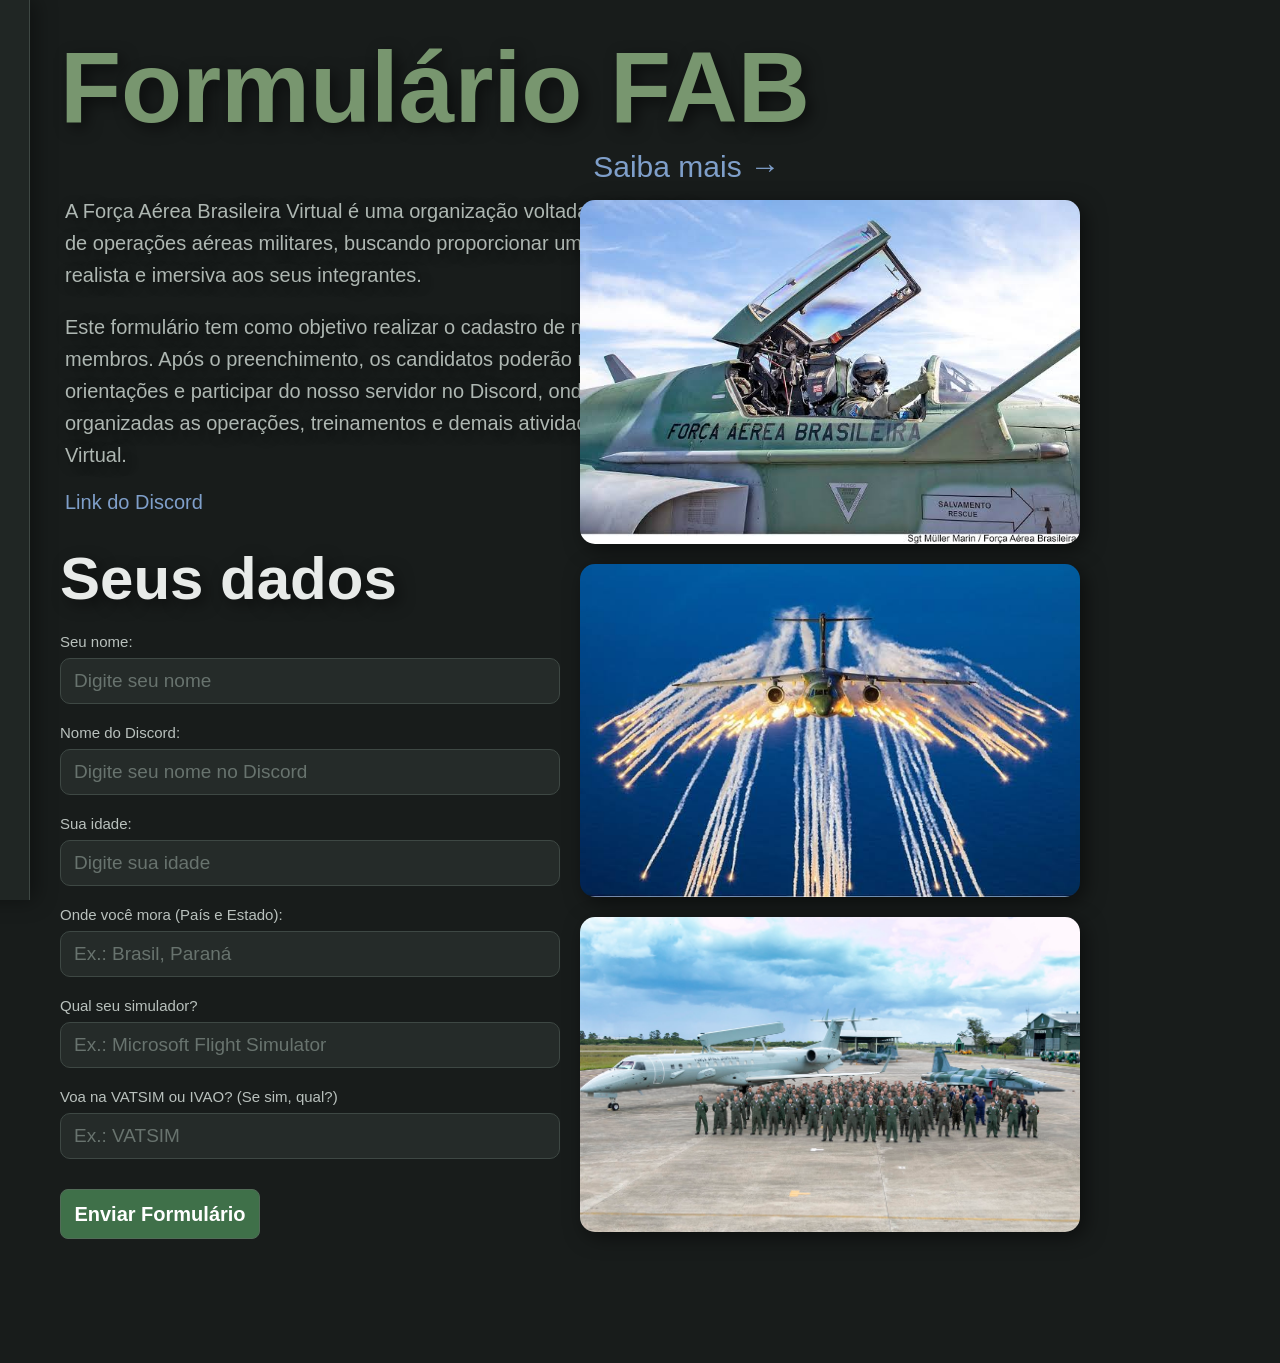
<file: index.html>
<!DOCTYPE html>
<html lang="pt-br">

<head>
    <meta charset="UTF-8">
    <meta name="viewport" content="width=device-width, initial-scale=1.0">

    <title>Formulário FAB</title>

    <link rel="stylesheet" href="style.css">
</head>

<body> 

    <!-- ÁREA DE ATIVAÇÃO DO MENU -->
    <div class="menu-trigger"></div>

    <!-- MENU LATERAL -->
    <div class="menu-lateral">

        <div class="menu-titulo">
            ☰ Conteúdo
        </div>

        <a href="index.html">📝 Formulário</a>
        <a href="saibamais.html#sobre">O que é a FAB Virtual?</a>
        <a href="saibamais.html#objetivo">Objetivo</a>
        <a href="saibamais.html#formulario">Formulário</a>
        <a href="saibamais.html#discord">Servidor do Discord</a>
        <a href="saibamais.html#simuladores">Simuladores</a>
        <a href="saibamais.html#aeronaves">Aeronaves</a>
        <a href="saibamais.html#operacoes">Operações aéreas</a>
        <a href="saibamais.html#treinamentos">Treinamentos</a>
        <a href="saibamais.html#redes">VATSIM e IVAO</a>
        <a href="saibamais.html#aprendizado">Aprendizado</a>
        <a href="saibamais.html#comunidade">Comunidade</a>
        <a href="saibamais.html#participar">Quem pode participar?</a>
        <a href="saibamais.html#equipamentos">Equipamentos</a>
        <a href="saibamais.html#realismo">Realismo e diversão</a>
        <a href="saibamais.html#entrar">Como entrar?</a>
        <a href="saibamais.html#jornada">Comece sua jornada</a>

    </div>


    <!-- CONTEÚDO DA PÁGINA -->
    <main class="pagina">

        <!-- SAIBA MAIS -->
        <div class="saiba-mais">
            <a href="saibamais.html">Saiba mais →</a>
        </div>


        <!-- TÍTULO -->
        <div class="title">
            <h1>Formulário FAB</h1>
        </div>


        <!-- TEXTO -->
        <div class="texto">

            <p>
                A Força Aérea Brasileira Virtual é uma organização
                voltada à simulação de operações aéreas militares,
                buscando proporcionar uma experiência realista e
                imersiva aos seus integrantes.
            </p>

            <p>
                Este formulário tem como objetivo realizar o cadastro
                de novos membros. Após o preenchimento, os candidatos
                poderão receber orientações e participar do nosso
                servidor no Discord, onde são organizadas as operações,
                treinamentos e demais atividades da FAB Virtual.
            </p>

        </div>


        <!-- DISCORD -->
        <a
            class="discord-link"
            href="https://discord.gg/8hAMpMABw"
            target="_blank"
            rel="noopener noreferrer">
            Link do Discord
        </a>


        <!-- FOTOS -->
        <div class="fotos">

        <img class="foto-aviao" src="imagens/aviao1.jpg" alt="Aeronave militar">

        <img class="foto-aviao" src="imagens/aviao2.jpg" alt="Aeronave militar">

        <img class="foto-aviao" src="imagens/aviao3.jpg" alt="Aeronave militar">

    </div>


        <!-- TÍTULO DOS DADOS -->
        <div class="dados">
            <h2>Seus dados</h2>
        </div>


        <!-- FORMULÁRIO -->
        <form class="formulario">

            <div class="campo">

                <label for="nome">
                    Seu nome:
                </label>

                <input
                    type="text"
                    id="nome"
                    name="nome"
                    placeholder="Digite seu nome">

            </div>


            <div class="campo">

                <label for="dc">
                    Nome do Discord:
                </label>

                <input
                    type="text"
                    id="dc"
                    name="discord"
                    placeholder="Digite seu nome no Discord">

            </div>


            <div class="campo">

                <label for="idade">
                    Sua idade:
                </label>

                <input
                    type="number"
                    id="idade"
                    name="idade"
                    placeholder="Digite sua idade">

            </div>


            <div class="campo">

                <label for="place">
                    Onde você mora (País e Estado):
                </label>

                <input
                    type="text"
                    id="place"
                    name="localizacao"
                    placeholder="Ex.: Brasil, Paraná">

            </div>


            <div class="campo">

                <label for="sim">
                    Qual seu simulador?
                </label>

                <input
                    type="text"
                    id="sim"
                    name="simulador"
                    placeholder="Ex.: Microsoft Flight Simulator">

            </div>


            <div class="campo">

                <label for="server">
                    Voa na VATSIM ou IVAO? (Se sim, qual?)
                </label>

                <input
                    type="text"
                    id="server"
                    name="rede"
                    placeholder="Ex.: VATSIM">

            </div>

            <button type="button" id="enviar">
                Enviar Formulário
            </button>

            <div id="mensagem"></div>

            <script src="script.js"></script>
            
        </form>

    </main>

    <script src="script.js"></script>

</body>

</html>
</file>
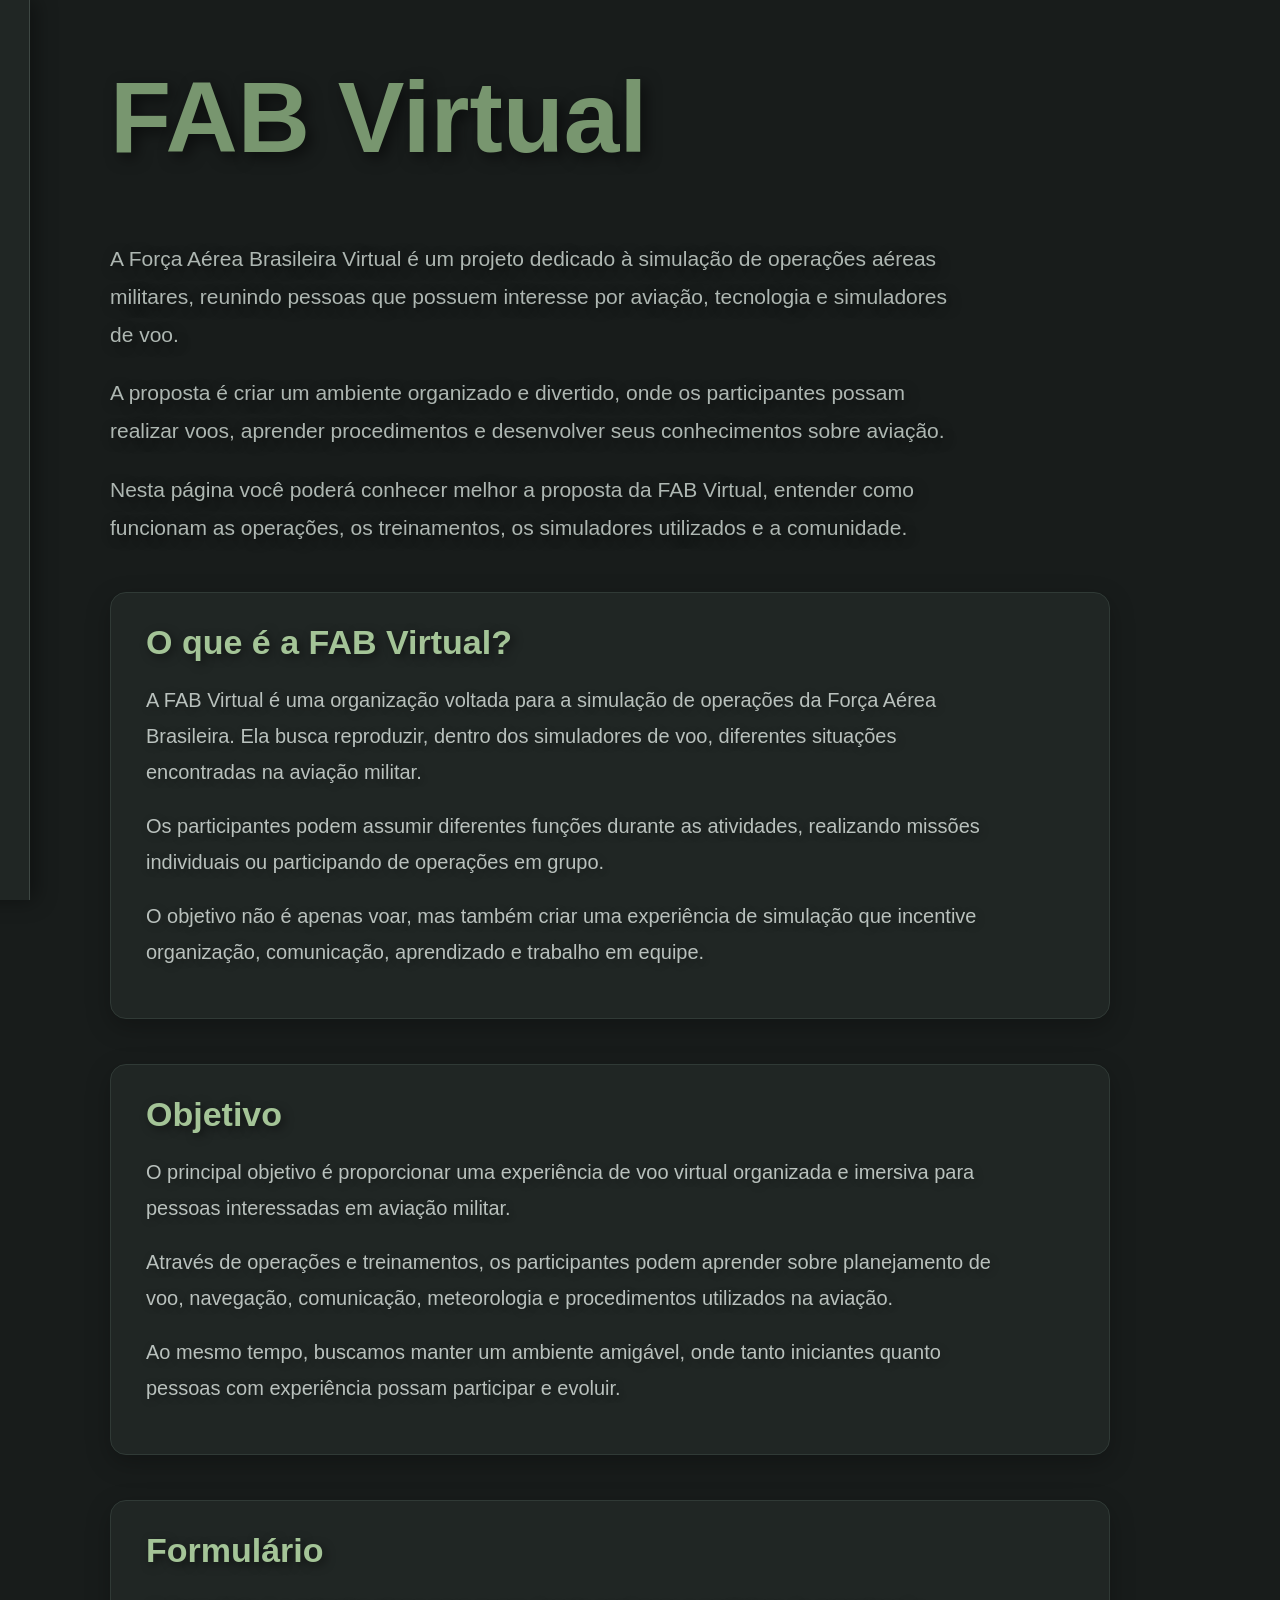
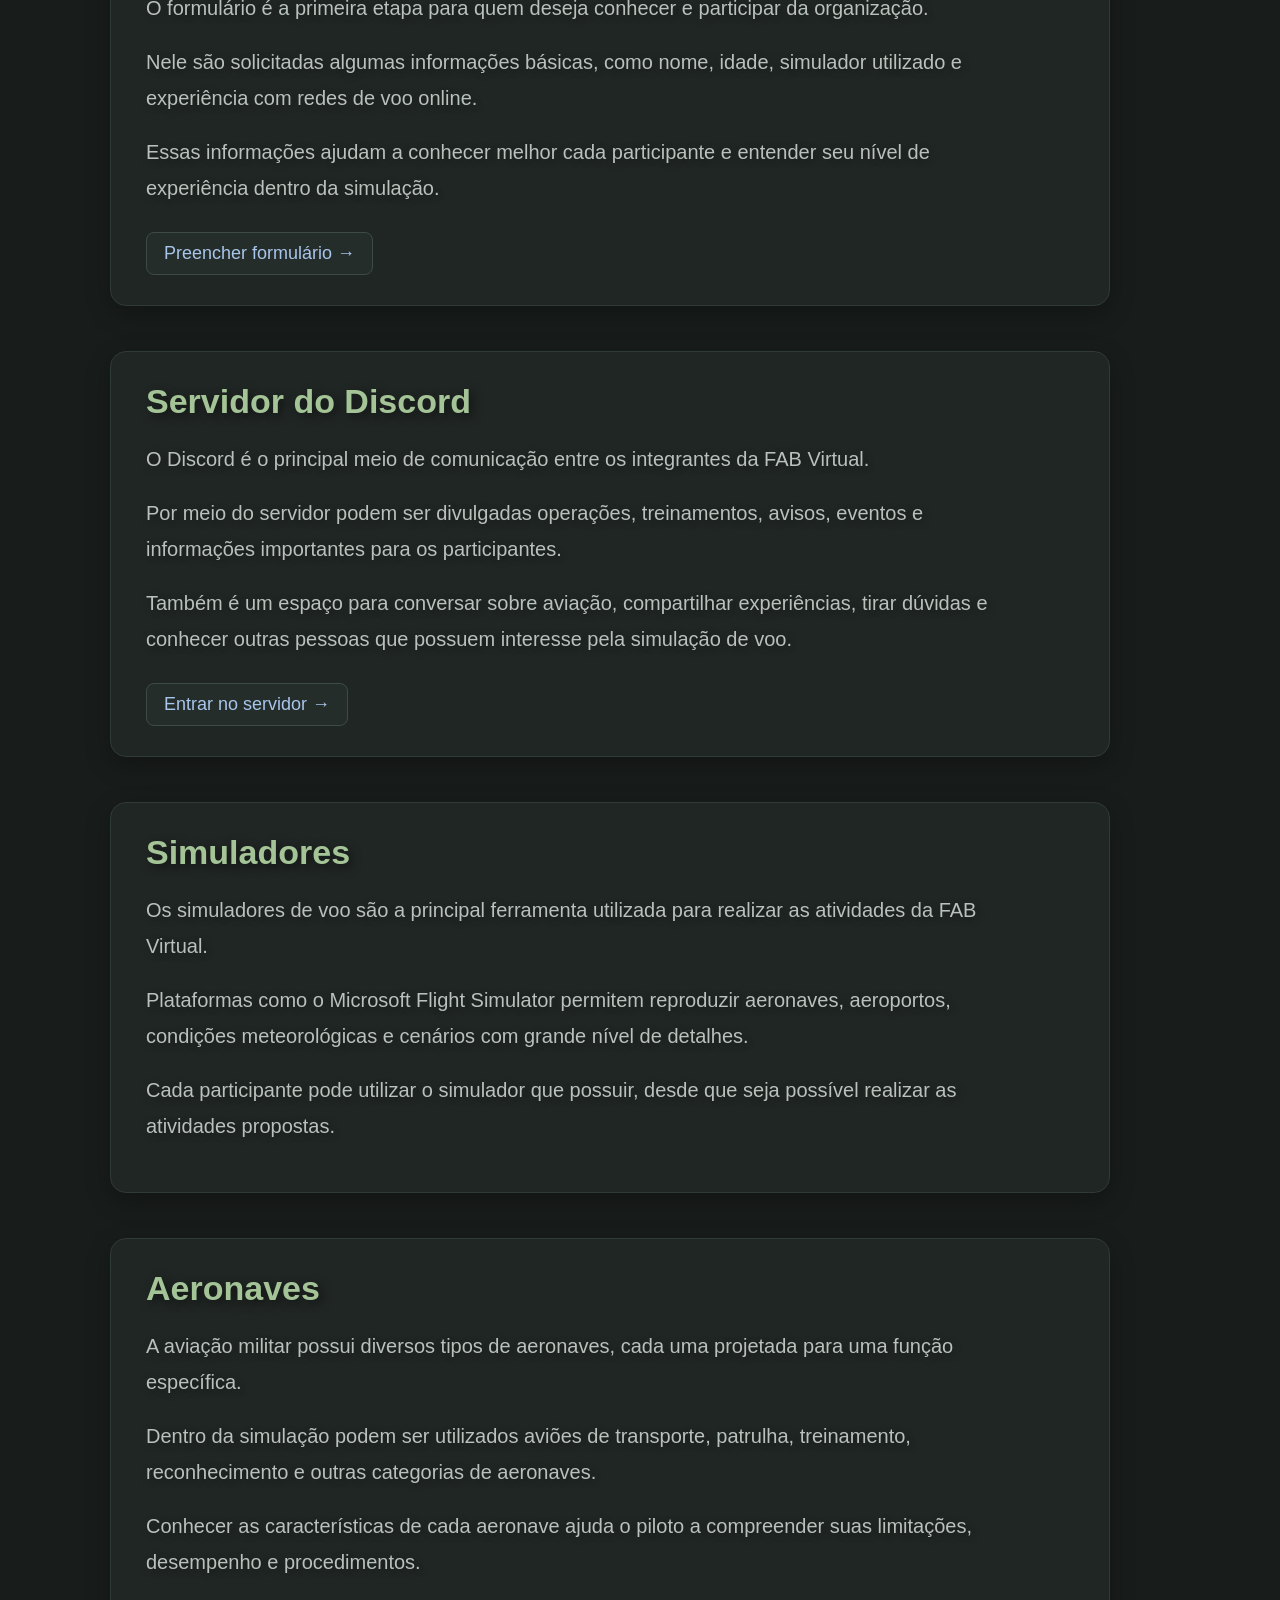
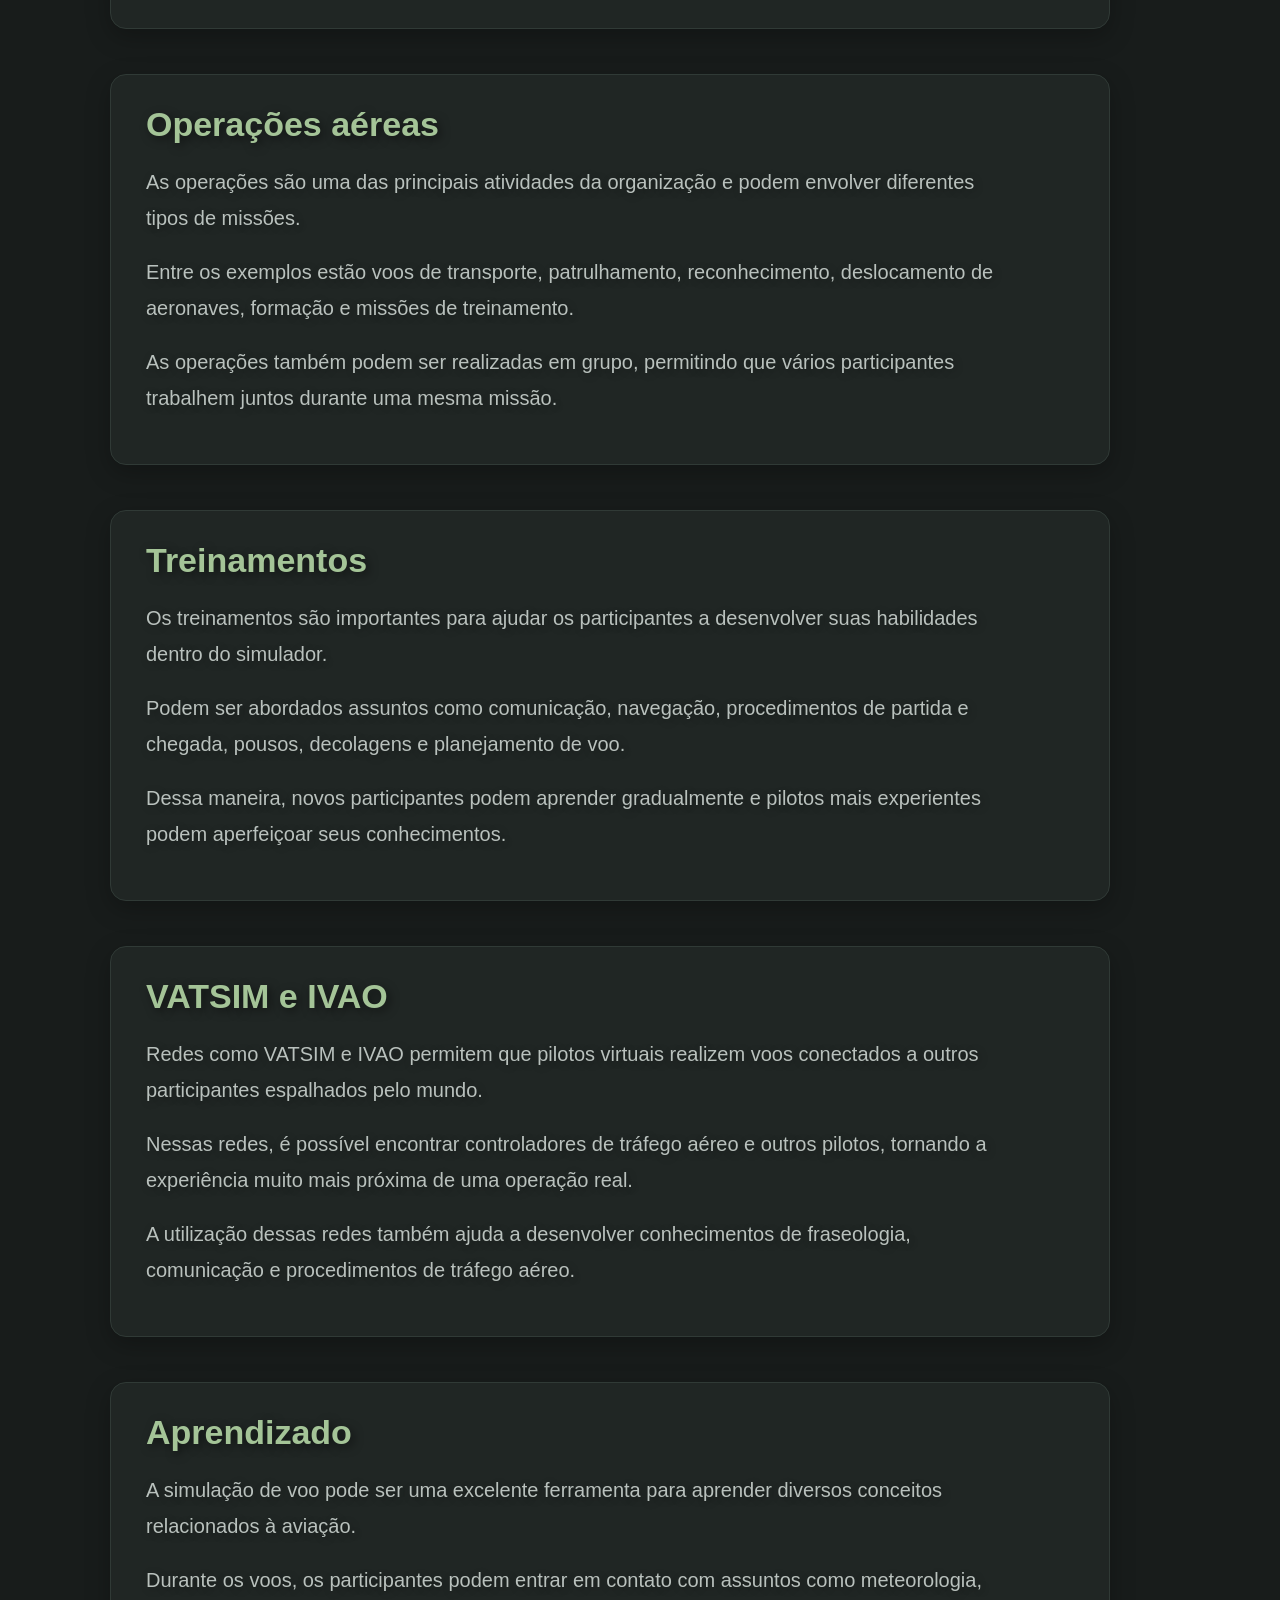
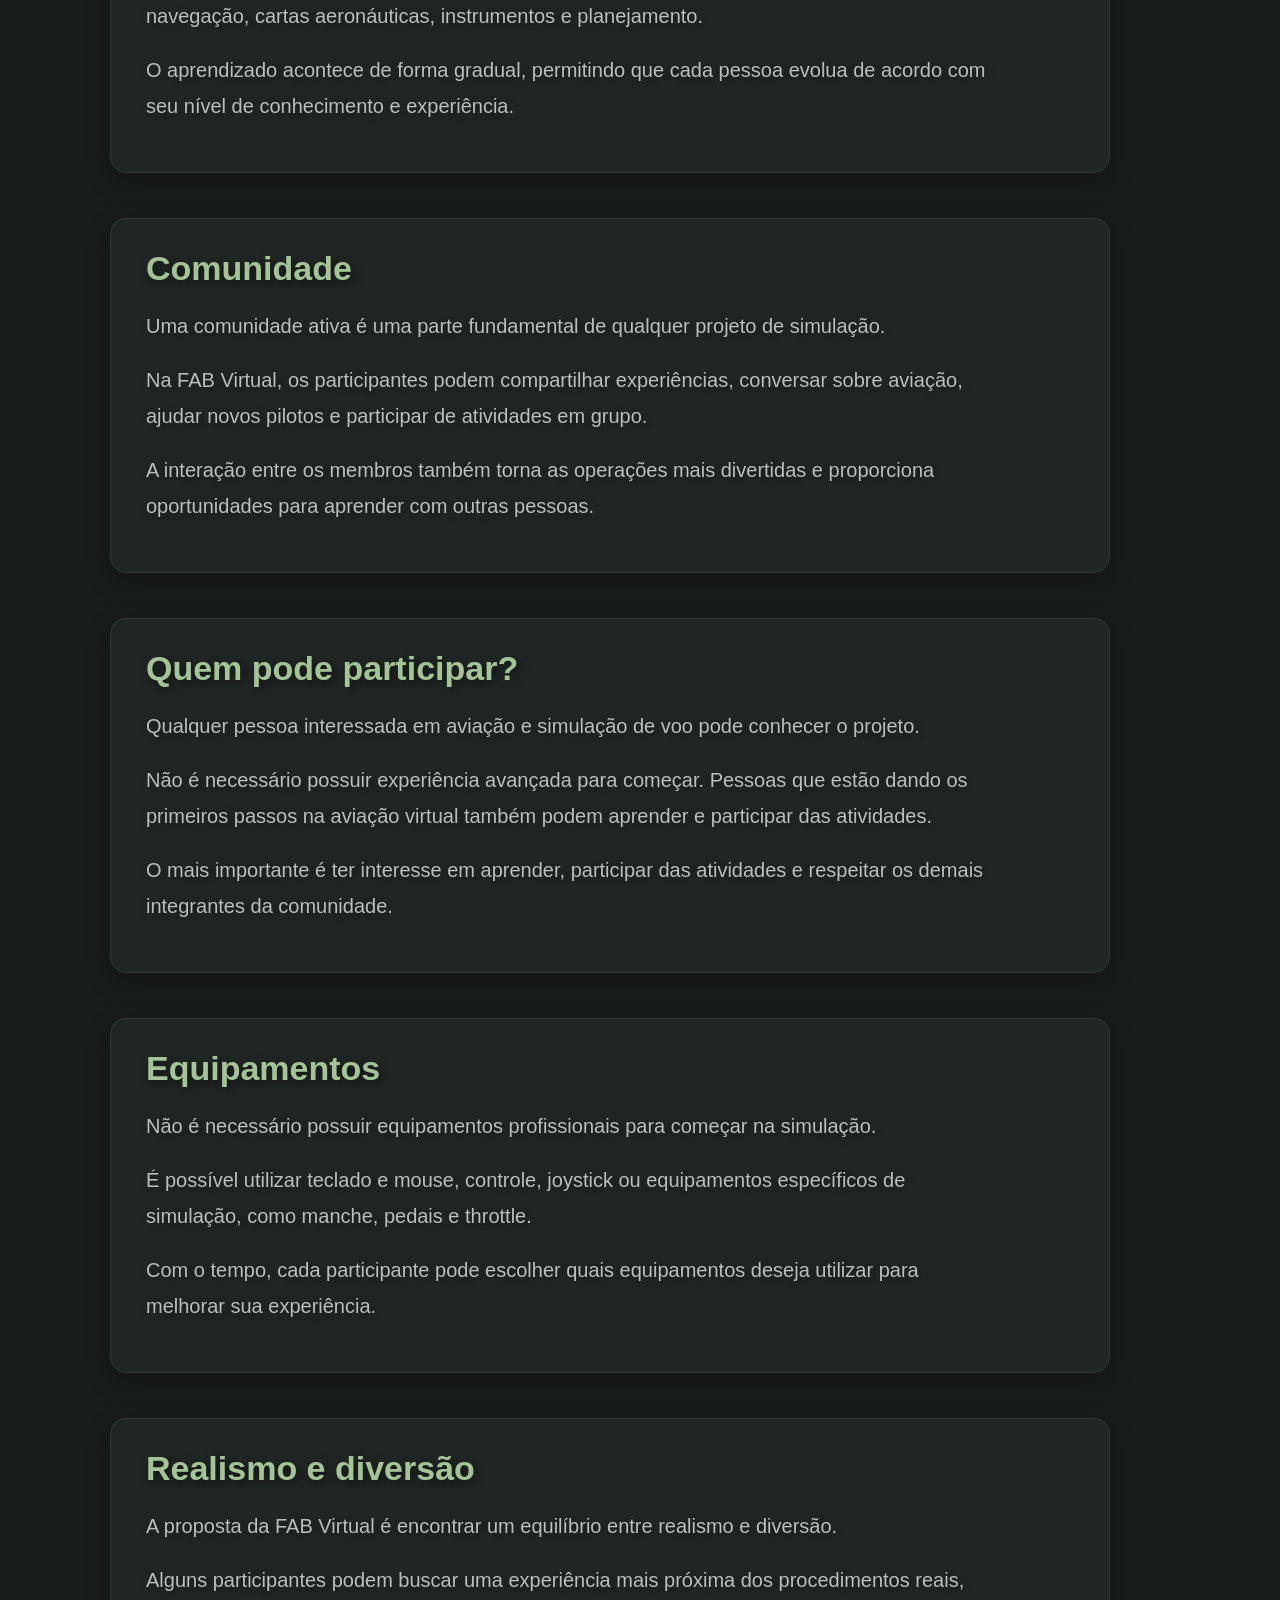
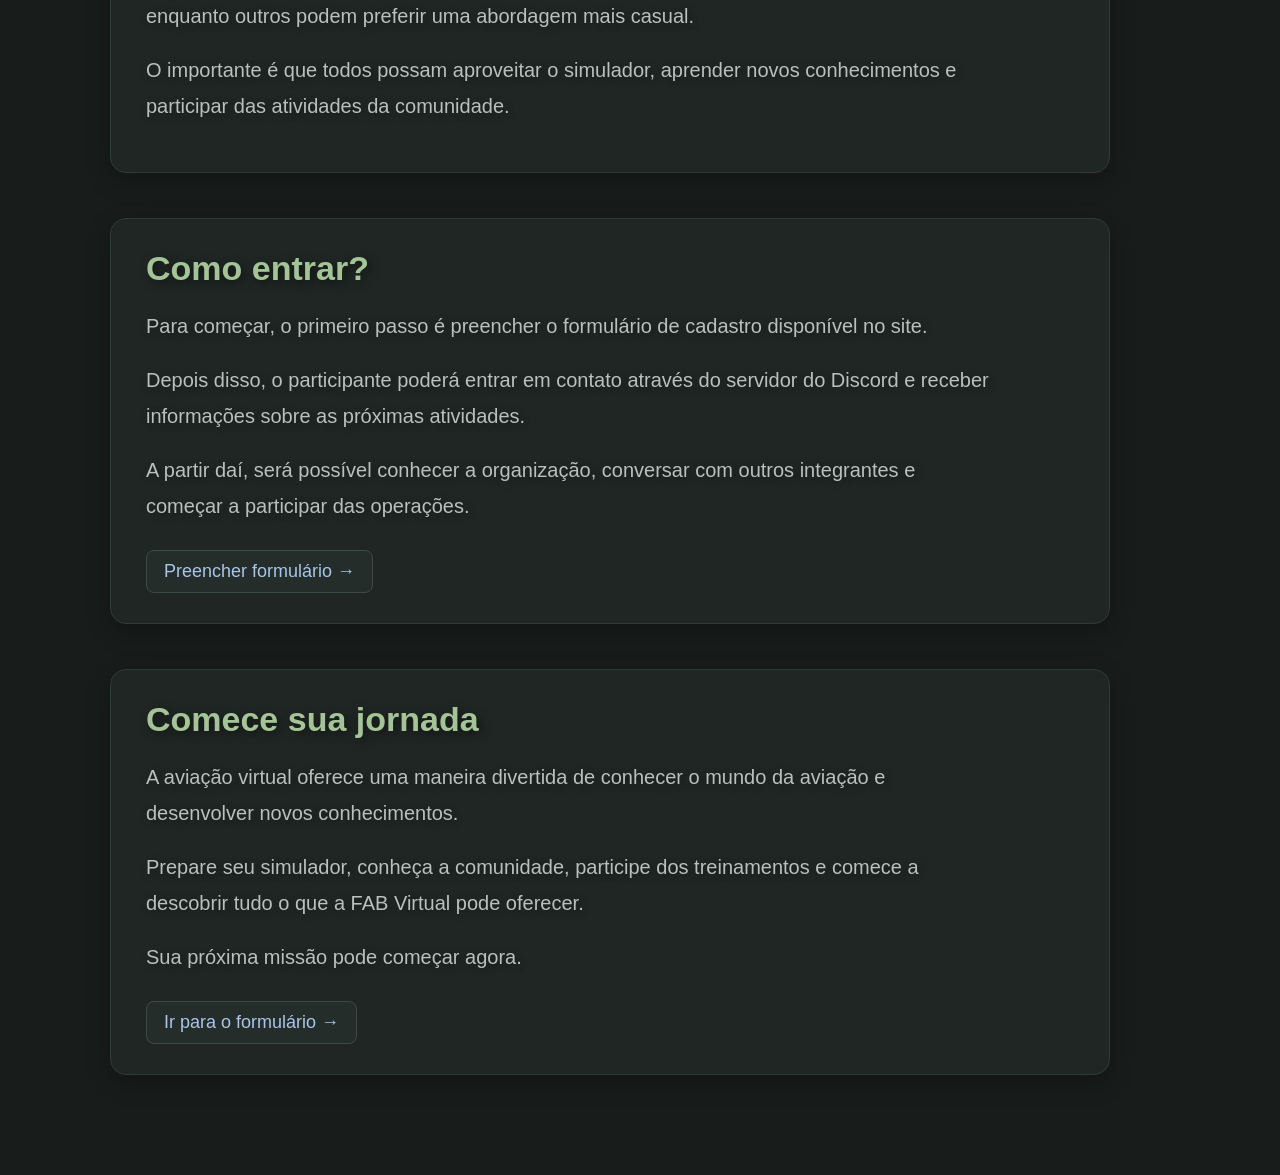
<file: saibamais.html>
<!DOCTYPE html>
<html lang="pt-br">

<head>
    <meta charset="UTF-8">
    <meta name="viewport" content="width=device-width, initial-scale=1.0">

    <title>FAB Virtual</title>

    <link rel="stylesheet" href="style.css">
</head>

<body>

    <!-- ÁREA DE ATIVAÇÃO DO MENU -->
    <div class="menu-trigger"></div>


    <!-- MENU LATERAL -->
    <div class="menu-lateral">

        <div class="menu-titulo">
            ☰ Conteúdo
        </div>

        <a href="index.html">📝 Formulário</a>

        <a href="#sobre">O que é a FAB Virtual?</a>
        <a href="#objetivo">Objetivo</a>
        <a href="#formulario">Formulário</a>
        <a href="#discord">Servidor do Discord</a>
        <a href="#simuladores">Simuladores</a>
        <a href="#aeronaves">Aeronaves</a>
        <a href="#operacoes">Operações aéreas</a>
        <a href="#treinamentos">Treinamentos</a>
        <a href="#redes">VATSIM e IVAO</a>
        <a href="#aprendizado">Aprendizado</a>
        <a href="#comunidade">Comunidade</a>
        <a href="#participar">Quem pode participar?</a>
        <a href="#equipamentos">Equipamentos</a>
        <a href="#realismo">Realismo e diversão</a>
        <a href="#entrar">Como entrar?</a>
        <a href="#jornada">Comece sua jornada</a>

    </div>


    <!-- CONTEÚDO -->
    <main class="pagina conteudo">


        <!-- TÍTULO -->
        <div class="title">

            <h1>
                FAB Virtual
            </h1>

        </div>


        <!-- INTRODUÇÃO -->
        <div class="texto">

            <p>
                A Força Aérea Brasileira Virtual é um projeto
                dedicado à simulação de operações aéreas militares,
                reunindo pessoas que possuem interesse por aviação,
                tecnologia e simuladores de voo.
            </p>

            <p>
                A proposta é criar um ambiente organizado e
                divertido, onde os participantes possam realizar
                voos, aprender procedimentos e desenvolver seus
                conhecimentos sobre aviação.
            </p>

            <p>
                Nesta página você poderá conhecer melhor a proposta
                da FAB Virtual, entender como funcionam as operações,
                os treinamentos, os simuladores utilizados e a
                comunidade.
            </p>

        </div>


        <!-- SOBRE -->
        <section id="sobre">

            <h2>
                O que é a FAB Virtual?
            </h2>

            <p>
                A FAB Virtual é uma organização voltada para a
                simulação de operações da Força Aérea Brasileira.
                Ela busca reproduzir, dentro dos simuladores de voo,
                diferentes situações encontradas na aviação militar.
            </p>

            <p>
                Os participantes podem assumir diferentes funções
                durante as atividades, realizando missões individuais
                ou participando de operações em grupo.
            </p>

            <p>
                O objetivo não é apenas voar, mas também criar uma
                experiência de simulação que incentive organização,
                comunicação, aprendizado e trabalho em equipe.
            </p>

        </section>


        <!-- OBJETIVO -->
        <section id="objetivo">

            <h2>
                Objetivo
            </h2>

            <p>
                O principal objetivo é proporcionar uma experiência
                de voo virtual organizada e imersiva para pessoas
                interessadas em aviação militar.
            </p>

            <p>
                Através de operações e treinamentos, os participantes
                podem aprender sobre planejamento de voo, navegação,
                comunicação, meteorologia e procedimentos utilizados
                na aviação.
            </p>

            <p>
                Ao mesmo tempo, buscamos manter um ambiente amigável,
                onde tanto iniciantes quanto pessoas com experiência
                possam participar e evoluir.
            </p>

        </section>


        <!-- FORMULÁRIO -->
        <section id="formulario">

            <h2>
                Formulário
            </h2>

            <p>
                O formulário é a primeira etapa para quem deseja
                conhecer e participar da organização.
            </p>

            <p>
                Nele são solicitadas algumas informações básicas,
                como nome, idade, simulador utilizado e experiência
                com redes de voo online.
            </p>

            <p>
                Essas informações ajudam a conhecer melhor cada
                participante e entender seu nível de experiência
                dentro da simulação.
            </p>

            <a href="index.html">
                Preencher formulário →
            </a>

        </section>


        <!-- DISCORD -->
        <section id="discord">

            <h2>
                Servidor do Discord
            </h2>

            <p>
                O Discord é o principal meio de comunicação entre
                os integrantes da FAB Virtual.
            </p>

            <p>
                Por meio do servidor podem ser divulgadas operações,
                treinamentos, avisos, eventos e informações
                importantes para os participantes.
            </p>

            <p>
                Também é um espaço para conversar sobre aviação,
                compartilhar experiências, tirar dúvidas e conhecer
                outras pessoas que possuem interesse pela simulação
                de voo.
            </p>

            <a
                href="https://discord.gg/8hAMpMABw"
                target="_blank"
                rel="noopener noreferrer">
                Entrar no servidor →
            </a>

        </section>


        <!-- SIMULADORES -->
        <section id="simuladores">

            <h2>
                Simuladores
            </h2>

            <p>
                Os simuladores de voo são a principal ferramenta
                utilizada para realizar as atividades da FAB Virtual.
            </p>

            <p>
                Plataformas como o Microsoft Flight Simulator
                permitem reproduzir aeronaves, aeroportos, condições
                meteorológicas e cenários com grande nível de
                detalhes.
            </p>

            <p>
                Cada participante pode utilizar o simulador que
                possuir, desde que seja possível realizar as
                atividades propostas.
            </p>

        </section>


        <!-- AERONAVES -->
        <section id="aeronaves">

            <h2>
                Aeronaves
            </h2>

            <p>
                A aviação militar possui diversos tipos de aeronaves,
                cada uma projetada para uma função específica.
            </p>

            <p>
                Dentro da simulação podem ser utilizados aviões de
                transporte, patrulha, treinamento, reconhecimento e
                outras categorias de aeronaves.
            </p>

            <p>
                Conhecer as características de cada aeronave ajuda
                o piloto a compreender suas limitações, desempenho
                e procedimentos.
            </p>

        </section>


        <!-- OPERAÇÕES -->
        <section id="operacoes">

            <h2>
                Operações aéreas
            </h2>

            <p>
                As operações são uma das principais atividades da
                organização e podem envolver diferentes tipos de
                missões.
            </p>

            <p>
                Entre os exemplos estão voos de transporte,
                patrulhamento, reconhecimento, deslocamento de
                aeronaves, formação e missões de treinamento.
            </p>

            <p>
                As operações também podem ser realizadas em grupo,
                permitindo que vários participantes trabalhem juntos
                durante uma mesma missão.
            </p>

        </section>


        <!-- TREINAMENTOS -->
        <section id="treinamentos">

            <h2>
                Treinamentos
            </h2>

            <p>
                Os treinamentos são importantes para ajudar os
                participantes a desenvolver suas habilidades dentro
                do simulador.
            </p>

            <p>
                Podem ser abordados assuntos como comunicação,
                navegação, procedimentos de partida e chegada,
                pousos, decolagens e planejamento de voo.
            </p>

            <p>
                Dessa maneira, novos participantes podem aprender
                gradualmente e pilotos mais experientes podem
                aperfeiçoar seus conhecimentos.
            </p>

        </section>


        <!-- VATSIM E IVAO -->
        <section id="redes">

            <h2>
                VATSIM e IVAO
            </h2>

            <p>
                Redes como VATSIM e IVAO permitem que pilotos virtuais
                realizem voos conectados a outros participantes
                espalhados pelo mundo.
            </p>

            <p>
                Nessas redes, é possível encontrar controladores de
                tráfego aéreo e outros pilotos, tornando a experiência
                muito mais próxima de uma operação real.
            </p>

            <p>
                A utilização dessas redes também ajuda a desenvolver
                conhecimentos de fraseologia, comunicação e
                procedimentos de tráfego aéreo.
            </p>

        </section>


        <!-- APRENDIZADO -->
        <section id="aprendizado">

            <h2>
                Aprendizado
            </h2>

            <p>
                A simulação de voo pode ser uma excelente ferramenta
                para aprender diversos conceitos relacionados à
                aviação.
            </p>

            <p>
                Durante os voos, os participantes podem entrar em
                contato com assuntos como meteorologia, navegação,
                cartas aeronáuticas, instrumentos e planejamento.
            </p>

            <p>
                O aprendizado acontece de forma gradual, permitindo
                que cada pessoa evolua de acordo com seu nível de
                conhecimento e experiência.
            </p>

        </section>


        <!-- COMUNIDADE -->
        <section id="comunidade">

            <h2>
                Comunidade
            </h2>

            <p>
                Uma comunidade ativa é uma parte fundamental de
                qualquer projeto de simulação.
            </p>

            <p>
                Na FAB Virtual, os participantes podem compartilhar
                experiências, conversar sobre aviação, ajudar novos
                pilotos e participar de atividades em grupo.
            </p>

            <p>
                A interação entre os membros também torna as
                operações mais divertidas e proporciona oportunidades
                para aprender com outras pessoas.
            </p>

        </section>


        <!-- QUEM PODE PARTICIPAR -->
        <section id="participar">

            <h2>
                Quem pode participar?
            </h2>

            <p>
                Qualquer pessoa interessada em aviação e simulação
                de voo pode conhecer o projeto.
            </p>

            <p>
                Não é necessário possuir experiência avançada para
                começar. Pessoas que estão dando os primeiros passos
                na aviação virtual também podem aprender e participar
                das atividades.
            </p>

            <p>
                O mais importante é ter interesse em aprender,
                participar das atividades e respeitar os demais
                integrantes da comunidade.
            </p>

        </section>


        <!-- EQUIPAMENTOS -->
        <section id="equipamentos">

            <h2>
                Equipamentos
            </h2>

            <p>
                Não é necessário possuir equipamentos profissionais
                para começar na simulação.
            </p>

            <p>
                É possível utilizar teclado e mouse, controle,
                joystick ou equipamentos específicos de simulação,
                como manche, pedais e throttle.
            </p>

            <p>
                Com o tempo, cada participante pode escolher quais
                equipamentos deseja utilizar para melhorar sua
                experiência.
            </p>

        </section>


        <!-- REALISMO -->
        <section id="realismo">

            <h2>
                Realismo e diversão
            </h2>

            <p>
                A proposta da FAB Virtual é encontrar um equilíbrio
                entre realismo e diversão.
            </p>

            <p>
                Alguns participantes podem buscar uma experiência
                mais próxima dos procedimentos reais, enquanto outros
                podem preferir uma abordagem mais casual.
            </p>

            <p>
                O importante é que todos possam aproveitar o
                simulador, aprender novos conhecimentos e participar
                das atividades da comunidade.
            </p>

        </section>


        <!-- COMO ENTRAR -->
        <section id="entrar">

            <h2>
                Como entrar?
            </h2>

            <p>
                Para começar, o primeiro passo é preencher o
                formulário de cadastro disponível no site.
            </p>

            <p>
                Depois disso, o participante poderá entrar em contato
                através do servidor do Discord e receber informações
                sobre as próximas atividades.
            </p>

            <p>
                A partir daí, será possível conhecer a organização,
                conversar com outros integrantes e começar a
                participar das operações.
            </p>

            <a href="index.html">
                Preencher formulário →
            </a>

        </section>


        <!-- JORNADA -->
        <section id="jornada">

            <h2>
                Comece sua jornada
            </h2>

            <p>
                A aviação virtual oferece uma maneira divertida de
                conhecer o mundo da aviação e desenvolver novos
                conhecimentos.
            </p>

            <p>
                Prepare seu simulador, conheça a comunidade, participe
                dos treinamentos e comece a descobrir tudo o que a
                FAB Virtual pode oferecer.
            </p>

            <p>
                Sua próxima missão pode começar agora.
            </p>

            <a href="index.html">
                Ir para o formulário →
            </a>

        </section>


    </main>

</body>

</html>
</file>
<file: style.css>
/* =========================
   CONFIGURAÇÃO GERAL
========================= */

* {
    box-sizing: border-box;
}

html {
    scroll-behavior: smooth;
}

body {
    margin: 0;
    padding-left: 30px;

    background-color: #181c1b;

    color: #e8ebe9;

    font-family: Arial, sans-serif;
}


/* =========================
   ÁREA DE ATIVAÇÃO DO MENU
========================= */

.menu-trigger {
    position: fixed;

    left: 0;
    top: 0;

    width: 20px;
    height: 100vh;

    background-color: transparent;

    z-index: 2000;
}


/* =========================
   MENU LATERAL
========================= */

.menu-lateral {
    position: fixed;

    left: -200px;
    top: 0;

    width: 230px;
    height: 100vh;

    padding-top: 30px;

    background-color: #202624;

    border-right: 1px solid #3e4844;

    box-shadow: 5px 0 20px rgba(0, 0, 0, 0.4);

    transition: left 0.3s ease;

    z-index: 1000;

    overflow-y: auto;
}


/* Abrir ao passar o mouse na lateral */

.menu-trigger:hover ~ .menu-lateral {
    left: 0;
}


/* Manter aberto quando o mouse estiver no menu */

.menu-lateral:hover {
    left: 0;
}


/* Quando passar o mouse na área */

.menu-trigger:hover {
    width: 40px;

    opacity: 1;
}


/* Abrir ao passar na faixa */

.menu-trigger:hover ~ .menu-lateral {
    left: 0;
}


/* Manter aberto enquanto o mouse estiver sobre o menu */

.menu-lateral:hover {
    left: 0;
}


/* Abrir menu ao passar na lateral */

.menu-trigger:hover ~ .menu-lateral {
    left: 0;
}


/* Manter menu aberto */

.menu-lateral:hover {
    left: 0;
}


/* =========================
   TÍTULO DO MENU
========================= */

.menu-titulo {
    padding: 15px 20px;

    margin-bottom: 10px;

    font-size: 20px;
    font-weight: 600;

    color: #a4c497;
}


/* =========================
   LINKS DO MENU
========================= */

.menu-lateral a {
    display: block;

    padding: 10px 20px;

    font-size: 15px;

    color: #b9c1bd;

    text-decoration: none;

    transition:
        background-color 0.2s ease,
        color 0.2s ease,
        padding-left 0.2s ease;
}

.menu-lateral a:hover {
    color: #ffffff;

    background-color: #2c3431;

    padding-left: 28px;
}


/* =========================
   PÁGINA
========================= */

.pagina {
    position: relative;

    min-height: 100vh;

    transition: transform 0.3s ease;
}


/* Página acompanha o menu */

.menu-trigger:hover ~ .menu-lateral ~ .pagina {
    transform: translateX(230px);
}

.menu-lateral:hover ~ .pagina {
    transform: translateX(230px);
}


/* =========================
   SAIBA MAIS
========================= */

.saiba-mais {
    position: absolute;

    top: 150px;
    right: 500px;

    z-index: 10;
}

.saiba-mais a {
    display: inline-block;

    font-size: 30px;
    font-weight: 500;

    color: #7f9fca;

    text-decoration: none;

    transition:
        color 0.2s ease,
        transform 0.2s ease,
        text-shadow 0.2s ease;
}

.saiba-mais a:hover {
    color: #a8c5eb;

    transform: scale(1.08);

    text-shadow:
        3px 3px 10px rgba(127, 159, 202, 0.3);
}


/* =========================
   TÍTULO PRINCIPAL
========================= */

.title h1 {
    display: inline-block;

    margin: 30px 0 30px 30px;

    font-size: 100px;
    font-weight: 700;

    color: #78966f;

    text-shadow:
        5px 5px 15px rgba(0, 0, 0, 0.55);

    transform-origin: left center;

    transition:
        transform 0.2s ease,
        color 0.2s ease,
        text-shadow 0.2s ease;
}

.title h1:hover {
    transform: scale(1.08);

    color: #a4c497;

    text-shadow:
        5px 5px 18px rgba(0, 0, 0, 0.7);
}


/* =========================
   TEXTO DA PÁGINA INICIAL
========================= */

.texto {
    max-width: 650px;

    margin-left: 35px;

    font-size: 20px;
    line-height: 1.6;

    color: #aeb7b2;

    text-shadow:
        3px 3px 12px rgba(0, 0, 0, 0.5);
}

.texto p {
    transition:
        transform 0.2s ease,
        color 0.2s ease,
        text-shadow 0.2s ease;
}

.texto p:hover {
    transform: translateX(5px);

    color: #d1d8d4;

    text-shadow:
        5px 5px 18px rgba(0, 0, 0, 0.65);
}


/* =========================
   LINK DO DISCORD
========================= */

.discord-link {
    display: block;

    width: fit-content;

    margin: 20px 0 30px 35px;

    font-size: 20px;

    color: #7f9fca;

    text-decoration: none;

    transition:
        color 0.2s ease,
        transform 0.2s ease,
        text-shadow 0.2s ease;
}

.discord-link:hover {
    color: #a8c5eb;

    transform: translateX(8px) scale(1.05);

    text-shadow:
        3px 3px 10px rgba(127, 159, 202, 0.3);
}


/* =========================
   FOTOS
========================= */

.fotos {
    position: absolute;

    top: 200px;
    right: 200px;

    display: flex;
    flex-direction: column;

    gap: 20px;
}

.foto-aviao {
    display: block;

    width: 500px;

    border-radius: 15px;

    box-shadow:
        5px 5px 20px rgba(0, 0, 0, 0.5);

    transition:
        transform 0.3s ease,
        box-shadow 0.3s ease;
}

.foto-aviao:hover {
    transform: scale(1.05);

    box-shadow:
        8px 8px 25px rgba(0, 0, 0, 0.7);
}


/* =========================
   TÍTULO "SEUS DADOS"
========================= */

.dados {
    width: fit-content;

    margin: 0 0 20px 30px;

    font-size: 40px;
    font-weight: 600;

    color: #e8ebe9;

    text-shadow:
        5px 5px 15px rgba(0, 0, 0, 0.55);

    transform-origin: left center;

    transition:
        color 0.2s ease,
        transform 0.2s ease,
        text-shadow 0.2s ease;
}

.dados h2 {
    margin: 0;
}

.dados:hover {
    color: #a4c497;

    transform: scale(1.08);

    text-shadow:
        5px 5px 18px rgba(0, 0, 0, 0.7);
}


/* =========================
   FORMULÁRIO
========================= */

.formulario {
    margin-bottom: 60px;
}


/* =========================
   CAMPOS
========================= */

.campo {
    margin-bottom: 20px;
}


/* =========================
   LABEL
========================= */

.campo label {
    display: block;

    width: fit-content;

    margin: 0 0 8px 30px;

    font-size: 15px;
    font-weight: 500;

    color: #b9c1bd;

    transform-origin: left center;

    transition:
        transform 0.2s ease,
        color 0.2s ease,
        text-shadow 0.2s ease;
}

.campo:hover label {
    transform: scale(1.05);

    color: #a4c497;

    text-shadow:
        3px 3px 10px rgba(0, 0, 0, 0.5);
}


/* =========================
   INPUTS
========================= */

.campo input {
    display: block;

    width: 500px;
    max-width: calc(100vw - 60px);

    margin-left: 30px;

    padding: 11px 13px;

    font-size: 19px;

    color: #f1f4f2;

    background-color: #252b29;

    border: 1px solid #3e4844;

    border-radius: 10px;

    outline: none;

    caret-color: #9fbe95;

    transition:
        transform 0.2s ease,
        background-color 0.2s ease,
        border-color 0.2s ease,
        box-shadow 0.2s ease;
}

.campo input::placeholder {
    color: #68736e;
}

.campo input:hover {
    background-color: #2c3431;

    border-color: #78966f;

    transform: scale(1.02);

    box-shadow:
        5px 5px 15px rgba(0, 0, 0, 0.55);
}

.campo input:focus {
    background-color: #2b332f;

    border-color: #9fbe95;

    transform: scale(1.02);

    box-shadow:
        0 0 15px rgba(120, 150, 111, 0.25);
}


/* =========================
   BOTÃO
========================= */

button {
    display: block;

    width: 200px;
    height: 50px;

    margin: 30px 0 40px 30px;

    font-size: 20px;
    font-weight: 600;

    color: #ffffff;

    background-color: #3f7049;

    border: 1px solid #526b58;

    border-radius: 8px;

    cursor: pointer;

    transition:
        background-color 0.2s ease,
        transform 0.2s ease,
        box-shadow 0.2s ease;
}

button:hover {
    background-color: #52845c;

    transform: translateY(-3px) scale(1.03);

    box-shadow:
        0 8px 20px rgba(0, 0, 0, 0.45);
}

button:active {
    transform: scale(0.97);
}


/* =========================
   PÁGINA SAIBA MAIS
========================= */

.conteudo {
    width: min(1000px, calc(100% - 100px));

    margin-left: 80px;

    padding-top: 30px;
    padding-bottom: 100px;
}


/* Título da página Saiba Mais */

.conteudo .title {
    margin-bottom: 35px;
}

.conteudo .title h1 {
    margin-left: 0;
}


/* Introdução */

.conteudo .texto {
    max-width: 850px;

    margin-left: 0;

    font-size: 21px;

    line-height: 1.8;
}


/* =========================
   SEÇÕES DA SAIBA MAIS
========================= */

.conteudo section {
    margin-top: 45px;

    padding: 30px 35px;

    background-color: #202624;

    border: 1px solid #303a36;

    border-radius: 16px;

    box-shadow:
        0 8px 25px rgba(0, 0, 0, 0.25);

    scroll-margin-top: 30px;

    transition:
        transform 0.25s ease,
        border-color 0.25s ease,
        box-shadow 0.25s ease,
        background-color 0.25s ease;
}


/* Interação das seções */

.conteudo section:hover {
    transform: translateX(6px);

    background-color: #242b28;

    border-color: #526b58;

    box-shadow:
        0 12px 30px rgba(0, 0, 0, 0.4);
}


/* =========================
   TÍTULOS DAS SEÇÕES
========================= */

.conteudo section h2 {
    margin: 0 0 20px;

    font-size: 34px;
    font-weight: 600;

    color: #a4c497;

    text-shadow:
        3px 3px 10px rgba(0, 0, 0, 0.5);

    transition:
        color 0.2s ease,
        transform 0.2s ease,
        text-shadow 0.2s ease;
}

.conteudo section:hover h2 {
    color: #c0dcb6;

    transform: translateX(4px);

    text-shadow:
        4px 4px 12px rgba(0, 0, 0, 0.65);
}


/* =========================
   TEXTOS DAS SEÇÕES
========================= */

.conteudo section p {
    max-width: 850px;

    margin: 0 0 18px;

    font-size: 20px;

    line-height: 1.8;

    color: #b9c1bd;

    text-shadow:
        2px 2px 8px rgba(0, 0, 0, 0.3);

    transition:
        color 0.2s ease,
        transform 0.2s ease;
}

.conteudo section p:hover {
    color: #d5dbd8;

    transform: translateX(3px);
}


/* =========================
   LINKS DA SAIBA MAIS
========================= */

.conteudo section a {
    display: inline-block;

    margin-top: 8px;

    padding: 10px 17px;

    font-size: 18px;
    font-weight: 500;

    color: #a8c5eb;

    background-color: #252d2a;

    border: 1px solid #3e4b45;

    border-radius: 8px;

    text-decoration: none;

    transition:
        color 0.2s ease,
        background-color 0.2s ease,
        border-color 0.2s ease,
        transform 0.2s ease,
        box-shadow 0.2s ease;
}

.conteudo section a:hover {
    color: #ffffff;

    background-color: #344139;

    border-color: #78966f;

    transform: translateX(5px) translateY(-2px);

    box-shadow:
        0 5px 15px rgba(0, 0, 0, 0.35);
}


/* =========================
   RESPONSIVIDADE
========================= */

@media (max-width: 900px) {

    .title h1 {
        font-size: 70px;
    }

    .fotos {
        position: static;

        margin: 30px 0 30px 35px;

        flex-direction: row;
        flex-wrap: wrap;
    }

    .foto-aviao {
        width: 180px;
    }

    .campo input {
        width: 450px;
    }

    .conteudo {
        width: calc(100% - 70px);

        margin-left: 50px;
    }

    .conteudo section {
        padding: 25px 28px;
    }

    .conteudo section h2 {
        font-size: 30px;
    }

    .conteudo section p {
        font-size: 18px;
    }
}


@media (max-width: 600px) {

    .title h1 {
        font-size: 50px;

        margin-left: 25px;
    }

    .texto {
        margin-left: 25px;
        margin-right: 25px;

        font-size: 17px;
    }

    .discord-link {
        margin-left: 25px;
    }

    .dados {
        margin-left: 25px;

        font-size: 32px;
    }

    .campo label {
        margin-left: 25px;
    }

    .campo input {
        width: calc(100vw - 50px);

        margin-left: 25px;
    }

    button {
        margin-left: 25px;
    }

    .fotos {
        position: static;

        margin-left: 25px;
        margin-right: 25px;
    }

    .foto-aviao {
        width: 160px;
    }

    .saiba-mais {
        right: 20px;
    }

    .saiba-mais a {
        font-size: 15px;
    }

    .conteudo {
        width: calc(100% - 40px);

        margin-left: 20px;
    }

    .conteudo section {
        padding: 22px;
    }

    .conteudo section h2 {
        font-size: 26px;
    }

    .conteudo section p {
        font-size: 17px;

        line-height: 1.7;
    }

    .conteudo section a {
        font-size: 16px;
    }
}

/* =========================
   MENSAGENS DO FORMULÁRIO
========================= */

#mensagem {
    width: fit-content;
    margin: 10px 0 40px 30px;
    padding: 12px 18px;

    border-radius: 10px;

    font-size: 17px;
    font-weight: 500;

    transition:
        opacity 0.3s ease,
        transform 0.3s ease;
}

.mensagem-erro {
    color: #f0aaaa;

    background-color: #302020;

    border: 1px solid #713d3d;

    box-shadow:
        0 5px 15px rgba(0, 0, 0, 0.3);
}

.mensagem-sucesso {
    color: #b9d9ad;

    background-color: #202d24;

    border: 1px solid #496b50;

    box-shadow:
        0 5px 15px rgba(0, 0, 0, 0.3);
}

/* =========================
   CAMPOS DESABILITADOS
========================= */

.campo input:disabled {
    opacity: 0.55;

    cursor: not-allowed;

    background-color: #1d2220;
}


/* =========================
   BOTÃO DESABILITADO
========================= */

button:disabled {
    opacity: 0.55;

    cursor: not-allowed;

    transform: none;

    box-shadow: none;
}


/* =========================
   MENSAGEM
========================= */

#mensagem {
    width: fit-content;

    margin: 10px 0 40px 30px;

    padding: 12px 18px;

    border-radius: 10px;

    font-size: 17px;
    font-weight: 500;
}


/* ERRO */

.mensagem-erro {
    color: #f0aaaa;

    background-color: #302020;

    border: 1px solid #713d3d;

    box-shadow:
        0 5px 15px rgba(0, 0, 0, 0.3);
}


/* SUCESSO */

.mensagem-sucesso {
    color: #b9d9ad;

    background-color: #202d24;

    border: 1px solid #496b50;

    box-shadow:
        0 5px 15px rgba(0, 0, 0, 0.3);
}


/* JÁ ENVIOU */

.mensagem-ja-enviado {
    color: #a8c5eb;

    background-color: #202832;

    border: 1px solid #3f536b;

    box-shadow:
        0 5px 15px rgba(0, 0, 0, 0.3);
}
</file>
